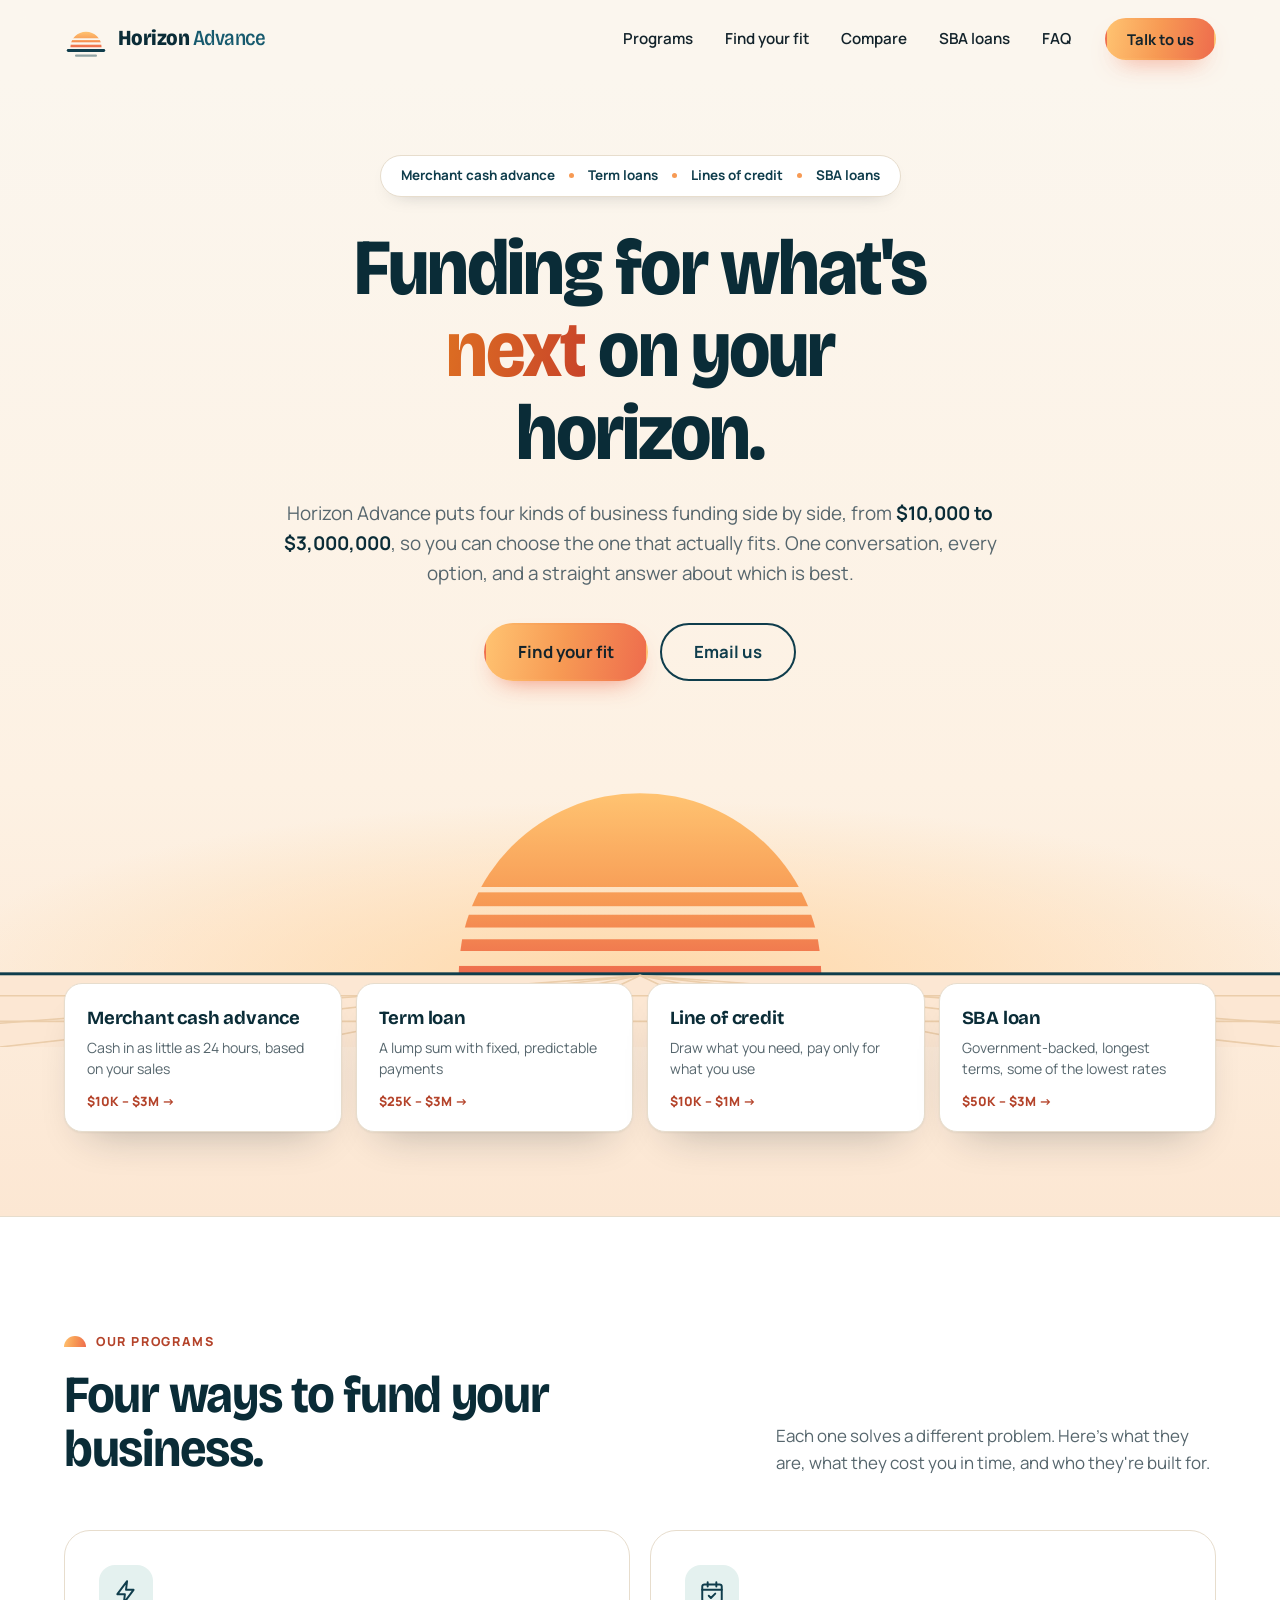
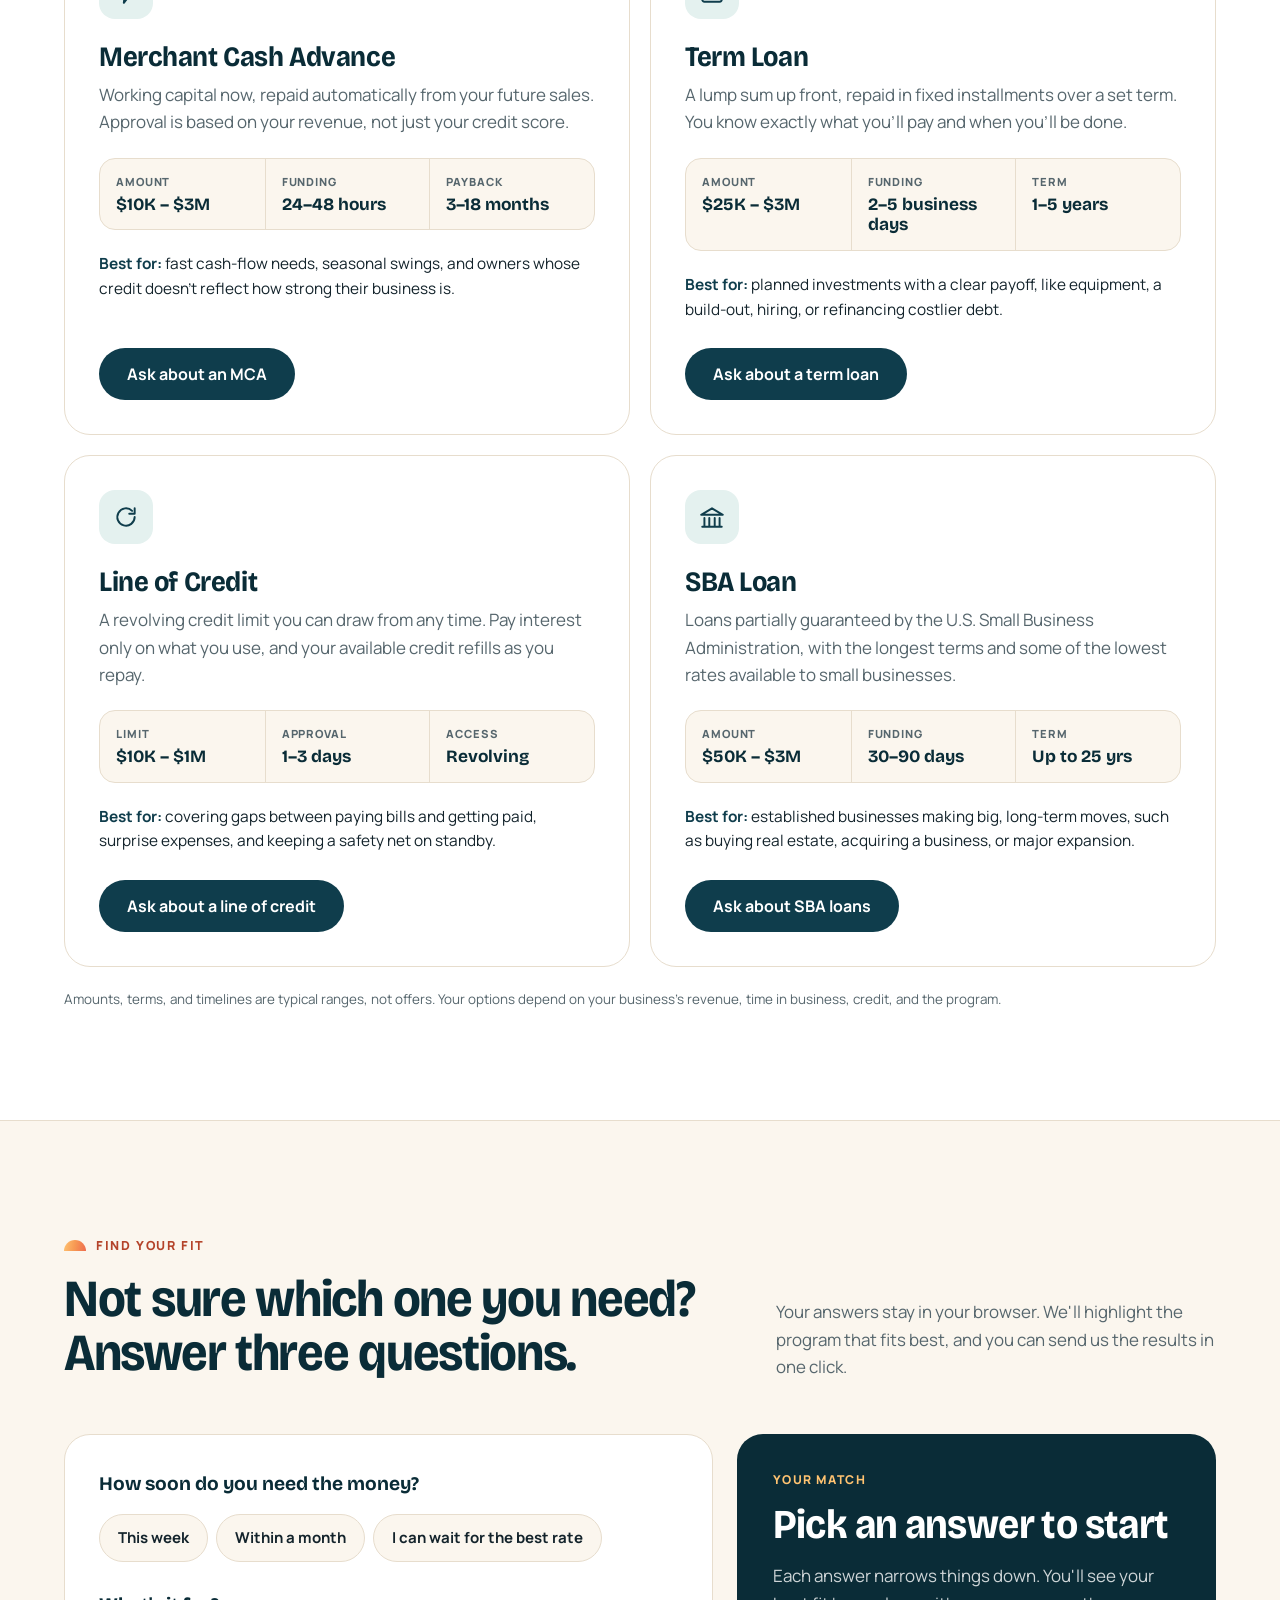
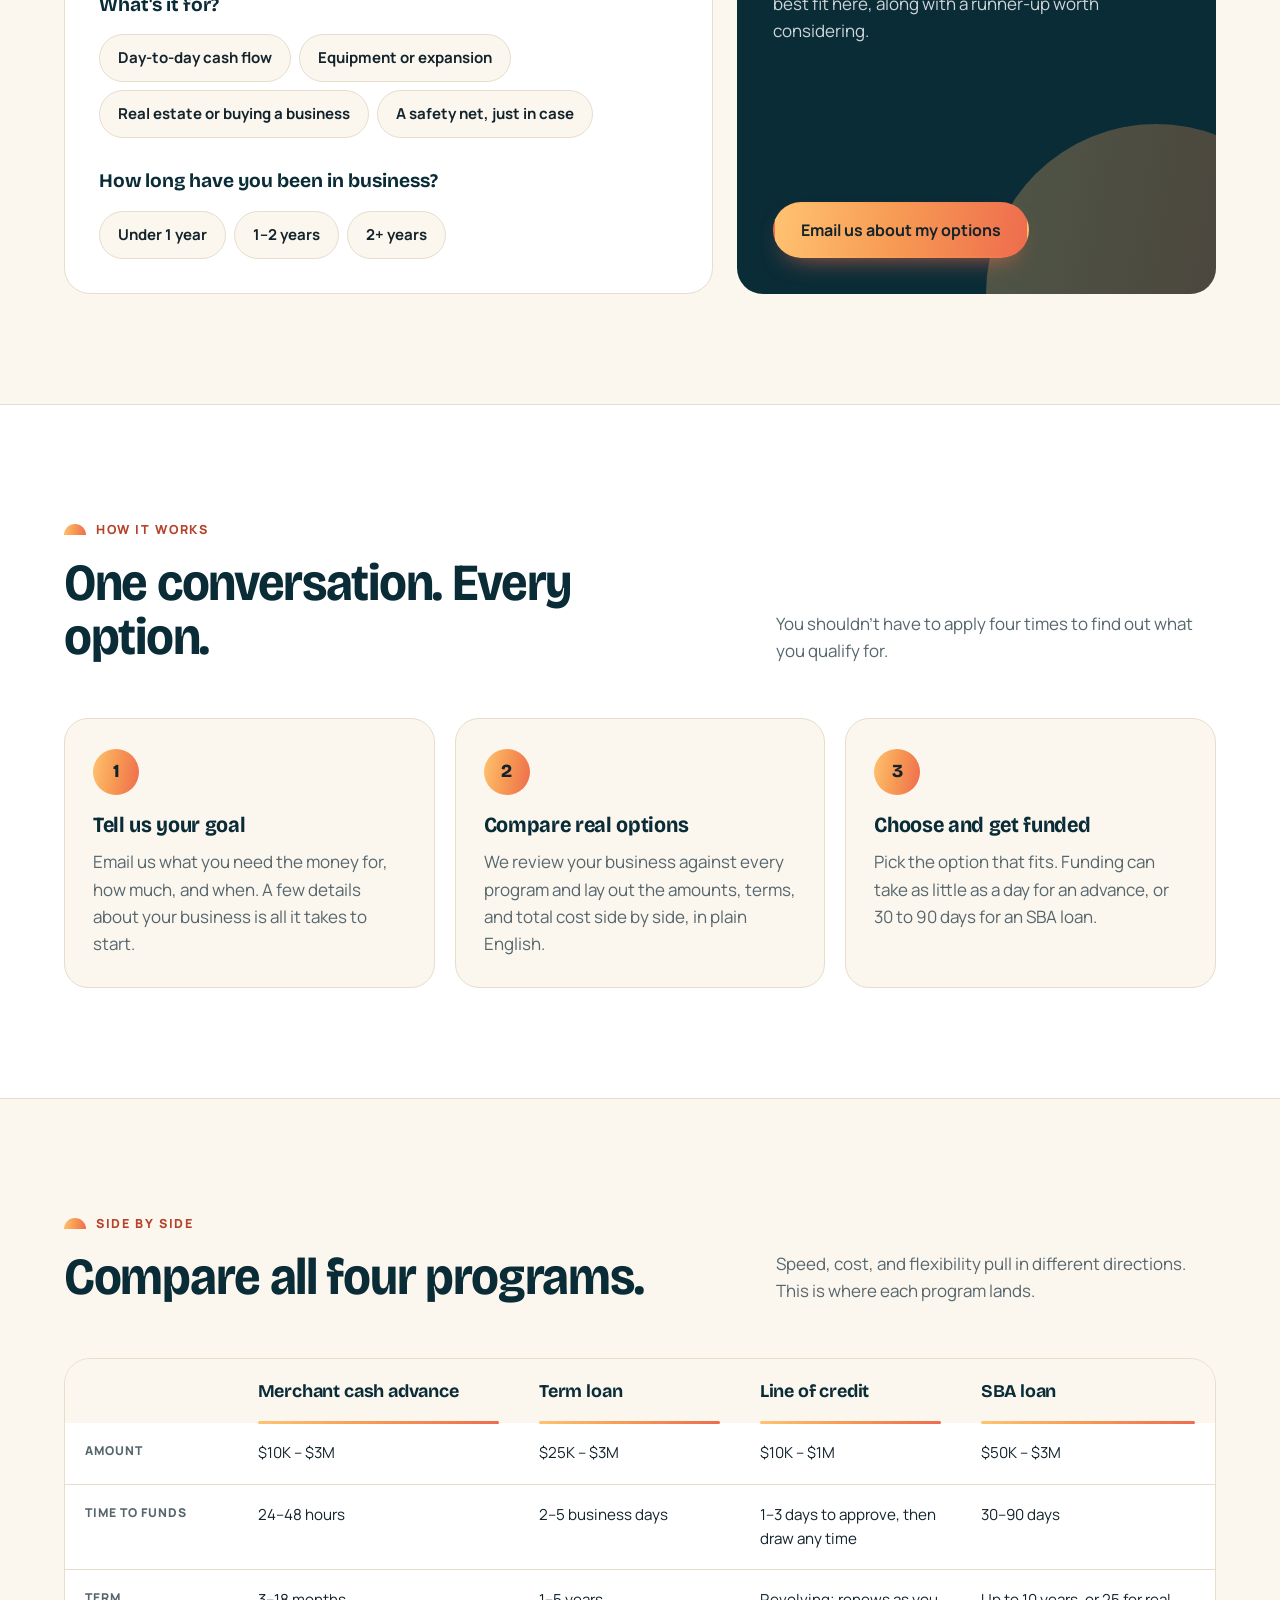
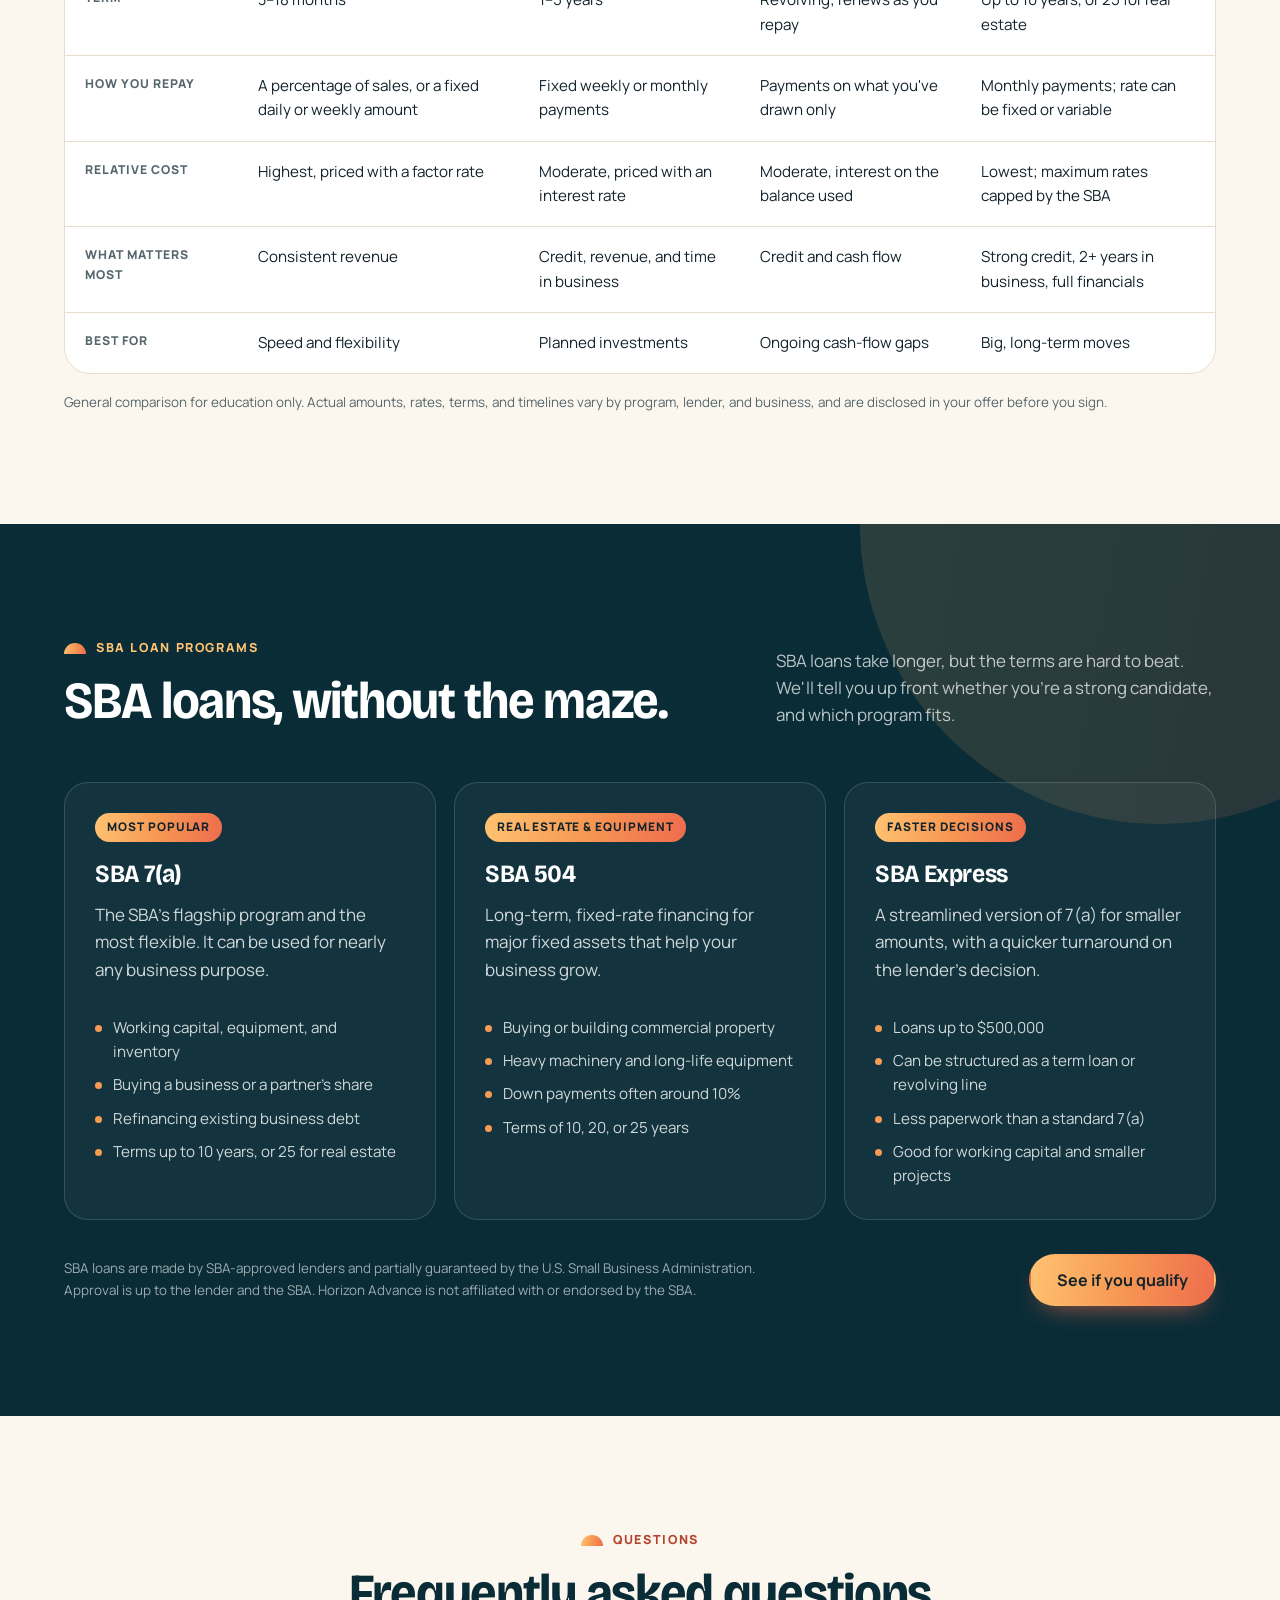
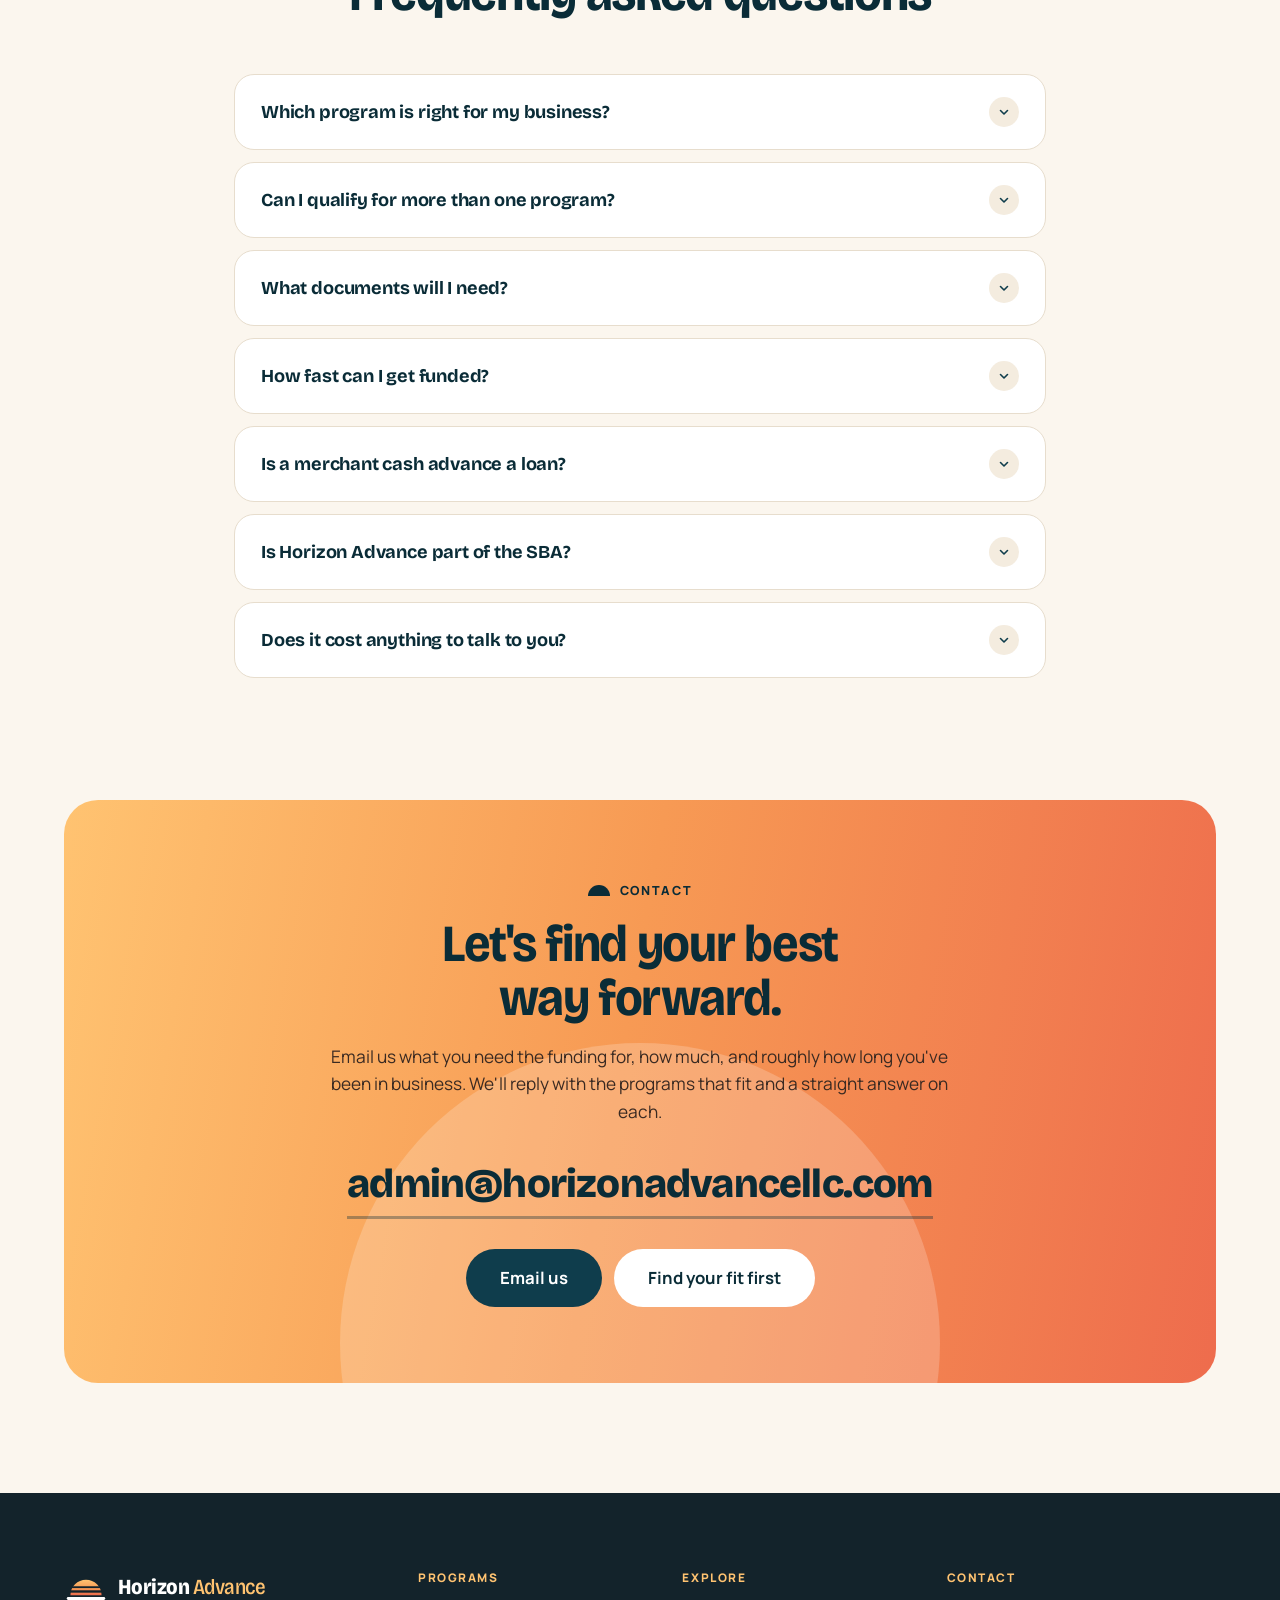
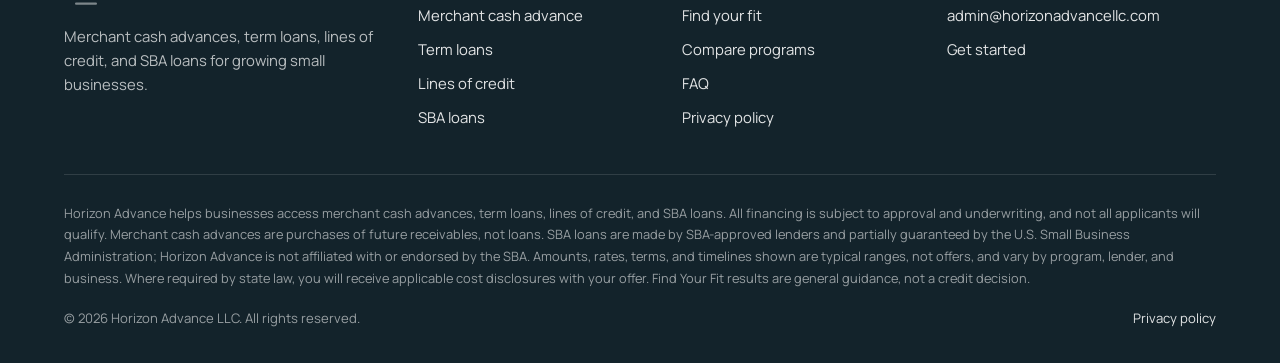
<file: index.html>
<!doctype html>
<html lang="en">
<head>
  <meta charset="utf-8">
  <meta name="viewport" content="width=device-width, initial-scale=1">
  <title>Horizon Advance | MCA, Term Loans, Lines of Credit &amp; SBA Loans</title>
  <meta name="description" content="Horizon Advance helps small businesses compare merchant cash advances, term loans, lines of credit, and SBA loans from $10,000 to $3,000,000, and choose the one that fits.">
  <meta name="theme-color" content="#0F3D4C">
  <meta property="og:type" content="website">
  <meta property="og:title" content="Horizon Advance | Funding for what's next">
  <meta property="og:description" content="Merchant cash advances, term loans, lines of credit, and SBA loans. $10K to $3M.">
  <meta property="og:url" content="https://horizonadvancellc.com/">
  <meta property="og:site_name" content="Horizon Advance">
  <meta property="og:image" content="https://horizonadvancellc.com/brand/logo-avatar.png">
  <meta property="og:image:width" content="1024">
  <meta property="og:image:height" content="1024">
  <meta property="og:image:alt" content="Horizon Advance logo: a striped sun rising over the horizon">
  <meta name="twitter:card" content="summary">
  <link rel="canonical" href="https://horizonadvancellc.com/">
  <link rel="icon" type="image/png" href="brand/logo-mark.png">
  <link rel="apple-touch-icon" href="brand/logo-avatar.png">
  <link rel="icon" href="data:image/svg+xml,%3Csvg xmlns='http://www.w3.org/2000/svg' viewBox='0 0 48 48'%3E%3Cdefs%3E%3ClinearGradient id='g' x1='0' y1='0' x2='0' y2='1'%3E%3Cstop offset='0' stop-color='%23FFC371'/%3E%3Cstop offset='1' stop-color='%23EE6C4D'/%3E%3C/linearGradient%3E%3Cmask id='m'%3E%3Crect width='48' height='48' fill='%23fff'/%3E%3Crect y='23.2' width='48' height='2' fill='%23000'/%3E%3Crect y='27.6' width='48' height='2.6' fill='%23000'/%3E%3C/mask%3E%3C/defs%3E%3Cpath d='M7 33a17 17 0 0 1 34 0z' fill='url(%23g)' mask='url(%23m)'/%3E%3Crect x='3' y='35' width='42' height='3.2' rx='1.6' fill='%230F3D4C'/%3E%3Crect x='12' y='41' width='24' height='2.4' rx='1.2' fill='%230F3D4C' opacity='.45'/%3E%3C/svg%3E">
  <link rel="preconnect" href="https://fonts.googleapis.com">
  <link rel="preconnect" href="https://fonts.gstatic.com" crossorigin>
  <link href="https://fonts.googleapis.com/css2?family=Bricolage+Grotesque:opsz,wdth,wght@12..96,75..100,400..800&family=Manrope:wght@400..800&display=swap" rel="stylesheet">
  <link rel="stylesheet" href="styles.css">
  <script type="application/ld+json">
  {"@context":"https://schema.org","@type":"FinancialService","name":"Horizon Advance","url":"https://horizonadvancellc.com/","email":"admin@horizonadvancellc.com","description":"Merchant cash advances, term loans, lines of credit, and SBA loans from $10,000 to $3,000,000 for U.S. small businesses.","areaServed":"US"}
  </script>
</head>
<body>
<a class="skip" href="#main">Skip to content</a>

<!-- Logo mark (sun rising over the horizon), reused below with <use> -->
<svg width="0" height="0" style="position:absolute" aria-hidden="true" focusable="false">
  <defs>
    <linearGradient id="hzSun" x1="0" y1="0" x2="0" y2="1">
      <stop offset="0" stop-color="#FFC371"/><stop offset=".55" stop-color="#F79A54"/><stop offset="1" stop-color="#EE6C4D"/>
    </linearGradient>
    <mask id="hzStripes" maskUnits="userSpaceOnUse" x="0" y="0" width="48" height="48">
      <rect width="48" height="48" fill="#fff"/><rect y="23.2" width="48" height="2" fill="#000"/><rect y="27.6" width="48" height="2.6" fill="#000"/>
    </mask>
    <symbol id="hz-mark" viewBox="0 0 48 48">
      <path d="M7 33a17 17 0 0 1 34 0z" fill="url(#hzSun)" mask="url(#hzStripes)"/>
      <rect x="3" y="35" width="42" height="3.2" rx="1.6" fill="currentColor"/>
      <rect x="12" y="41" width="24" height="2.4" rx="1.2" fill="currentColor" opacity=".45"/>
    </symbol>
  </defs>
</svg>

<header class="header">
  <div class="wrap header__inner">
    <a class="logo" href="index.html" aria-label="Horizon Advance home">
      <svg aria-hidden="true"><use href="#hz-mark"/></svg>
      <span class="logo__word">Horizon <span>Advance</span></span>
    </a>
    <nav class="nav" id="nav" aria-label="Primary">
      <a href="#programs">Programs</a>
      <a href="#match">Find your fit</a>
      <a href="#compare">Compare</a>
      <a href="#sba">SBA loans</a>
      <a href="#faq">FAQ</a>
      <a class="nav__contact" href="#contact">Talk to us</a>
    </nav>
    <div class="header__cta">
      <a class="btn btn--sun btn--sm" href="#contact">Talk to us</a>
      <button class="menu-btn" type="button" aria-expanded="false" aria-controls="nav" aria-label="Open menu"><span></span><span></span></button>
    </div>
  </div>
</header>

<main id="main">

  <!-- HERO -->
  <section class="hero">
    <div class="wrap">
      <p class="hero__pill"><span>Merchant cash advance</span><span>Term loans</span><span>Lines of credit</span><span>SBA loans</span></p>
      <h1>Funding for what's <em>next</em> on your horizon.</h1>
      <p class="hero__sub">Horizon Advance puts four kinds of business funding side by side, from <strong>$10,000 to $3,000,000</strong>, so you can choose the one that actually fits. One conversation, every option, and a straight answer about which is best.</p>
      <div class="hero__actions">
        <a class="btn btn--sun btn--lg" href="#match">Find your fit</a>
        <a class="btn btn--line btn--lg" href="mailto:admin@horizonadvancellc.com?subject=Funding%20inquiry" data-mail>Email us</a>
      </div>
    </div>

    <div class="hero__scene">
      <svg viewBox="0 0 1200 300" preserveAspectRatio="xMidYMax slice" aria-hidden="true">
        <defs>
          <linearGradient id="sceneSun" x1="0" y1="0" x2="0" y2="1">
            <stop offset="0" stop-color="#FFC371"/><stop offset=".6" stop-color="#F79A54"/><stop offset="1" stop-color="#EE6C4D"/>
          </linearGradient>
          <radialGradient id="sceneGlow" cx="50%" cy="78%" r="55%">
            <stop offset="0" stop-color="#FFD7A6" stop-opacity=".95"/><stop offset="1" stop-color="#FFD7A6" stop-opacity="0"/>
          </radialGradient>
          <mask id="sceneStripes" maskUnits="userSpaceOnUse" x="0" y="0" width="1200" height="300">
            <rect width="1200" height="300" fill="#fff"/>
            <rect y="150" width="1200" height="5" fill="#000"/><rect y="168" width="1200" height="8" fill="#000"/>
            <rect y="188" width="1200" height="11" fill="#000"/><rect y="210" width="1200" height="14" fill="#000"/>
          </mask>
        </defs>
        <rect width="1200" height="300" fill="url(#sceneGlow)"/>
        <path d="M430 232a170 170 0 0 1 340 0z" fill="url(#sceneSun)" mask="url(#sceneStripes)"/>
        <rect y="230" width="1200" height="3" fill="#0F3D4C"/>
        <rect y="233" width="1200" height="67" fill="#FCE7D3"/>
        <g stroke="#EBCDAA" stroke-width="1.5" fill="none">
          <path d="M600 233L-300 300M600 233L0 300M600 233L260 300M600 233L460 300M600 233L740 300M600 233L940 300M600 233L1200 300M600 233L1500 300"/>
          <path d="M0 252H1200M0 276H1200"/>
        </g>
      </svg>
    </div>

    <div class="wrap">
      <nav class="quick" aria-label="Funding programs">
        <a href="#prog-mca"><strong>Merchant cash advance</strong><span>Cash in as little as 24 hours, based on your sales</span><em>$10K – $3M &rarr;</em></a>
        <a href="#prog-term"><strong>Term loan</strong><span>A lump sum with fixed, predictable payments</span><em>$25K – $3M &rarr;</em></a>
        <a href="#prog-loc"><strong>Line of credit</strong><span>Draw what you need, pay only for what you use</span><em>$10K – $1M &rarr;</em></a>
        <a href="#prog-sba"><strong>SBA loan</strong><span>Government-backed, longest terms, some of the lowest rates</span><em>$50K – $3M &rarr;</em></a>
      </nav>
    </div>
  </section>

  <!-- PROGRAMS -->
  <section class="section section--white" id="programs">
    <div class="wrap">
      <div class="section__head">
        <div>
          <p class="kicker">Our programs</p>
          <h2>Four ways to fund your business.</h2>
        </div>
        <p>Each one solves a different problem. Here's what they are, what they cost you in time, and who they're built for.</p>
      </div>

      <div class="programs">
        <article class="program" id="prog-mca" data-program="mca">
          <span class="program__badge">Your best fit</span>
          <div class="program__icon"><svg viewBox="0 0 24 24" aria-hidden="true"><path d="M13 2L4 14h7l-1 8 9-12h-7l1-8z"/></svg></div>
          <h3>Merchant Cash Advance</h3>
          <p class="program__tag">Working capital now, repaid automatically from your future sales. Approval is based on your revenue, not just your credit score.</p>
          <dl class="facts">
            <div><dt>Amount</dt><dd>$10K – $3M</dd></div>
            <div><dt>Funding</dt><dd>24–48 hours</dd></div>
            <div><dt>Payback</dt><dd>3–18 months</dd></div>
          </dl>
          <p class="program__best"><strong>Best for:</strong> fast cash-flow needs, seasonal swings, and owners whose credit doesn't reflect how strong their business is.</p>
          <a class="btn btn--deep" href="mailto:admin@horizonadvancellc.com?subject=Merchant%20cash%20advance" data-mail="Merchant cash advance">Ask about an MCA</a>
        </article>

        <article class="program" id="prog-term" data-program="term">
          <span class="program__badge">Your best fit</span>
          <div class="program__icon"><svg viewBox="0 0 24 24" aria-hidden="true"><rect x="3" y="5" width="18" height="16" rx="2"/><path d="M3 10h18M8 3v4M16 3v4M9 15.5l2 2 4-4"/></svg></div>
          <h3>Term Loan</h3>
          <p class="program__tag">A lump sum up front, repaid in fixed installments over a set term. You know exactly what you'll pay and when you'll be done.</p>
          <dl class="facts">
            <div><dt>Amount</dt><dd>$25K – $3M</dd></div>
            <div><dt>Funding</dt><dd>2–5 business days</dd></div>
            <div><dt>Term</dt><dd>1–5 years</dd></div>
          </dl>
          <p class="program__best"><strong>Best for:</strong> planned investments with a clear payoff, like equipment, a build-out, hiring, or refinancing costlier debt.</p>
          <a class="btn btn--deep" href="mailto:admin@horizonadvancellc.com?subject=Term%20loan" data-mail="Term loan">Ask about a term loan</a>
        </article>

        <article class="program" id="prog-loc" data-program="loc">
          <span class="program__badge">Your best fit</span>
          <div class="program__icon"><svg viewBox="0 0 24 24" aria-hidden="true"><path d="M20 12a8 8 0 1 1-2.34-5.66"/><path d="M20 4v5h-5"/></svg></div>
          <h3>Line of Credit</h3>
          <p class="program__tag">A revolving credit limit you can draw from any time. Pay interest only on what you use, and your available credit refills as you repay.</p>
          <dl class="facts">
            <div><dt>Limit</dt><dd>$10K – $1M</dd></div>
            <div><dt>Approval</dt><dd>1–3 days</dd></div>
            <div><dt>Access</dt><dd>Revolving</dd></div>
          </dl>
          <p class="program__best"><strong>Best for:</strong> covering gaps between paying bills and getting paid, surprise expenses, and keeping a safety net on standby.</p>
          <a class="btn btn--deep" href="mailto:admin@horizonadvancellc.com?subject=Line%20of%20credit" data-mail="Line of credit">Ask about a line of credit</a>
        </article>

        <article class="program" id="prog-sba" data-program="sba">
          <span class="program__badge">Your best fit</span>
          <div class="program__icon"><svg viewBox="0 0 24 24" aria-hidden="true"><path d="M2 10L12 4l10 6z"/><path d="M3 21h18M5 21v-8M9.5 21v-8M14.5 21v-8M19 21v-8"/></svg></div>
          <h3>SBA Loan</h3>
          <p class="program__tag">Loans partially guaranteed by the U.S. Small Business Administration, with the longest terms and some of the lowest rates available to small businesses.</p>
          <dl class="facts">
            <div><dt>Amount</dt><dd>$50K – $3M</dd></div>
            <div><dt>Funding</dt><dd>30–90 days</dd></div>
            <div><dt>Term</dt><dd>Up to 25 yrs</dd></div>
          </dl>
          <p class="program__best"><strong>Best for:</strong> established businesses making big, long-term moves, such as buying real estate, acquiring a business, or major expansion.</p>
          <a class="btn btn--deep" href="mailto:admin@horizonadvancellc.com?subject=SBA%20loan" data-mail="SBA loan">Ask about SBA loans</a>
        </article>
      </div>
      <p class="programs__note">Amounts, terms, and timelines are typical ranges, not offers. Your options depend on your business's revenue, time in business, credit, and the program.</p>
    </div>
  </section>

  <!-- MATCHER -->
  <section class="section" id="match">
    <div class="wrap">
      <div class="section__head">
        <div>
          <p class="kicker">Find your fit</p>
          <h2>Not sure which one you need? Answer three questions.</h2>
        </div>
        <p>Your answers stay in your browser. We'll highlight the program that fits best, and you can send us the results in one click.</p>
      </div>

      <div class="match">
        <form class="match__q" id="matcher" onsubmit="return false">
          <fieldset class="q">
            <legend>How soon do you need the money?</legend>
            <div class="seg">
              <label><input type="radio" name="speed" value="asap"><span>This week</span></label>
              <label><input type="radio" name="speed" value="month"><span>Within a month</span></label>
              <label><input type="radio" name="speed" value="wait"><span>I can wait for the best rate</span></label>
            </div>
          </fieldset>
          <fieldset class="q">
            <legend>What's it for?</legend>
            <div class="seg">
              <label><input type="radio" name="use" value="cash"><span>Day-to-day cash flow</span></label>
              <label><input type="radio" name="use" value="equip"><span>Equipment or expansion</span></label>
              <label><input type="radio" name="use" value="big"><span>Real estate or buying a business</span></label>
              <label><input type="radio" name="use" value="safety"><span>A safety net, just in case</span></label>
            </div>
          </fieldset>
          <fieldset class="q">
            <legend>How long have you been in business?</legend>
            <div class="seg">
              <label><input type="radio" name="tib" value="new"><span>Under 1 year</span></label>
              <label><input type="radio" name="tib" value="mid"><span>1–2 years</span></label>
              <label><input type="radio" name="tib" value="est"><span>2+ years</span></label>
            </div>
          </fieldset>
        </form>

        <div class="match__result">
          <div aria-live="polite" aria-atomic="true">
            <p class="match__label" id="matchLabel">Your match</p>
            <h3 id="matchName">Pick an answer to start</h3>
            <p id="matchWhy">Each answer narrows things down. You'll see your best fit here, along with a runner-up worth considering.</p>
            <p class="match__runner" id="matchRunner" hidden>Also worth a look: <strong id="matchRunnerName"></strong></p>
          </div>
          <a class="btn btn--sun" id="matchCta" href="mailto:admin@horizonadvancellc.com?subject=Funding%20inquiry" data-mail>Email us about my options</a>
          <button type="button" class="match__reset" id="matchReset" hidden>Start over</button>
        </div>
      </div>
    </div>
  </section>

  <!-- HOW IT WORKS -->
  <section class="section section--white" id="how">
    <div class="wrap">
      <div class="section__head">
        <div>
          <p class="kicker">How it works</p>
          <h2>One conversation. Every option.</h2>
        </div>
        <p>You shouldn't have to apply four times to find out what you qualify for.</p>
      </div>
      <ol class="steps">
        <li><h3>Tell us your goal</h3><p>Email us what you need the money for, how much, and when. A few details about your business is all it takes to start.</p></li>
        <li><h3>Compare real options</h3><p>We review your business against every program and lay out the amounts, terms, and total cost side by side, in plain English.</p></li>
        <li><h3>Choose and get funded</h3><p>Pick the option that fits. Funding can take as little as a day for an advance, or 30 to 90 days for an SBA loan.</p></li>
      </ol>
    </div>
  </section>

  <!-- COMPARE -->
  <section class="section" id="compare">
    <div class="wrap">
      <div class="section__head">
        <div>
          <p class="kicker">Side by side</p>
          <h2>Compare all four programs.</h2>
        </div>
        <p>Speed, cost, and flexibility pull in different directions. This is where each program lands.</p>
      </div>
      <div class="table-wrap" tabindex="0" role="region" aria-label="Program comparison table">
        <table class="compare">
          <thead>
            <tr><th scope="col"><span class="sr-only">Feature</span></th><th scope="col">Merchant cash advance</th><th scope="col">Term loan</th><th scope="col">Line of credit</th><th scope="col">SBA loan</th></tr>
          </thead>
          <tbody>
            <tr><th scope="row">Amount</th><td>$10K – $3M</td><td>$25K – $3M</td><td>$10K – $1M</td><td>$50K – $3M</td></tr>
            <tr><th scope="row">Time to funds</th><td>24–48 hours</td><td>2–5 business days</td><td>1–3 days to approve, then draw any time</td><td>30–90 days</td></tr>
            <tr><th scope="row">Term</th><td>3–18 months</td><td>1–5 years</td><td>Revolving; renews as you repay</td><td>Up to 10 years, or 25 for real estate</td></tr>
            <tr><th scope="row">How you repay</th><td>A percentage of sales, or a fixed daily or weekly amount</td><td>Fixed weekly or monthly payments</td><td>Payments on what you've drawn only</td><td>Monthly payments; rate can be fixed or variable</td></tr>
            <tr><th scope="row">Relative cost</th><td>Highest, priced with a factor rate</td><td>Moderate, priced with an interest rate</td><td>Moderate, interest on the balance used</td><td>Lowest; maximum rates capped by the SBA</td></tr>
            <tr><th scope="row">What matters most</th><td>Consistent revenue</td><td>Credit, revenue, and time in business</td><td>Credit and cash flow</td><td>Strong credit, 2+ years in business, full financials</td></tr>
            <tr><th scope="row">Best for</th><td>Speed and flexibility</td><td>Planned investments</td><td>Ongoing cash-flow gaps</td><td>Big, long-term moves</td></tr>
          </tbody>
        </table>
      </div>
      <p class="compare-note">General comparison for education only. Actual amounts, rates, terms, and timelines vary by program, lender, and business, and are disclosed in your offer before you sign.</p>
    </div>
  </section>

  <!-- SBA -->
  <section class="section sba" id="sba">
    <div class="wrap">
      <div class="section__head">
        <div>
          <p class="kicker">SBA loan programs</p>
          <h2>SBA loans, without the maze.</h2>
        </div>
        <p>SBA loans take longer, but the terms are hard to beat. We'll tell you up front whether you're a strong candidate, and which program fits.</p>
      </div>
      <div class="sba__grid">
        <article class="sba-card">
          <span class="sba-card__tag">Most popular</span>
          <h3>SBA 7(a)</h3>
          <p>The SBA's flagship program and the most flexible. It can be used for nearly any business purpose.</p>
          <ul>
            <li>Working capital, equipment, and inventory</li>
            <li>Buying a business or a partner's share</li>
            <li>Refinancing existing business debt</li>
            <li>Terms up to 10 years, or 25 for real estate</li>
          </ul>
        </article>
        <article class="sba-card">
          <span class="sba-card__tag">Real estate &amp; equipment</span>
          <h3>SBA 504</h3>
          <p>Long-term, fixed-rate financing for major fixed assets that help your business grow.</p>
          <ul>
            <li>Buying or building commercial property</li>
            <li>Heavy machinery and long-life equipment</li>
            <li>Down payments often around 10%</li>
            <li>Terms of 10, 20, or 25 years</li>
          </ul>
        </article>
        <article class="sba-card">
          <span class="sba-card__tag">Faster decisions</span>
          <h3>SBA Express</h3>
          <p>A streamlined version of 7(a) for smaller amounts, with a quicker turnaround on the lender's decision.</p>
          <ul>
            <li>Loans up to $500,000</li>
            <li>Can be structured as a term loan or revolving line</li>
            <li>Less paperwork than a standard 7(a)</li>
            <li>Good for working capital and smaller projects</li>
          </ul>
        </article>
      </div>
      <div class="sba__foot">
        <p class="sba__note">SBA loans are made by SBA-approved lenders and partially guaranteed by the U.S. Small Business Administration. Approval is up to the lender and the SBA. Horizon Advance is not affiliated with or endorsed by the SBA.</p>
        <a class="btn btn--sun" href="mailto:admin@horizonadvancellc.com?subject=SBA%20loan" data-mail="SBA loan">See if you qualify</a>
      </div>
    </div>
  </section>

  <!-- FAQ -->
  <section class="section" id="faq">
    <div class="wrap faq">
      <div class="section__head">
        <div>
          <p class="kicker">Questions</p>
          <h2>Frequently asked questions</h2>
        </div>
      </div>
      <details>
        <summary>Which program is right for my business?</summary>
        <p>A quick rule of thumb: if you need money this week, look at a merchant cash advance. If you have a specific project with a clear payoff, consider a term loan. For ongoing cash-flow gaps, a line of credit works best. For big, long-term moves where you can wait, an SBA loan. Try the <a href="#match">Find Your Fit</a> tool, or just email us and we'll tell you.</p>
      </details>
      <details>
        <summary>Can I qualify for more than one program?</summary>
        <p>Often, yes. Many businesses qualify for two or three options at once. We'll lay them out side by side so you can compare the real cost and payments before you choose.</p>
      </details>
      <details>
        <summary>What documents will I need?</summary>
        <p>For a merchant cash advance or line of credit, usually three to six months of business bank statements and a photo ID. Term loans and SBA loans typically also need business tax returns and financial statements. SBA loans may ask for a debt schedule and a short business plan.</p>
      </details>
      <details>
        <summary>How fast can I get funded?</summary>
        <p>A merchant cash advance can fund in as little as 24 to 48 hours. Term loans usually take a few business days, and lines of credit are often approved in one to three days. SBA loans are the slowest at roughly 30 to 90 days, but they offer the longest terms and some of the lowest rates.</p>
      </details>
      <details>
        <summary>Is a merchant cash advance a loan?</summary>
        <p>No. A merchant cash advance is a purchase of a portion of your future receivables, priced with a factor rate instead of an interest rate. You'll see the total amount to be repaid before you sign.</p>
      </details>
      <details>
        <summary>Is Horizon Advance part of the SBA?</summary>
        <p>No. SBA loans are made by SBA-approved lenders and partially guaranteed by the U.S. Small Business Administration. Horizon Advance is not affiliated with or endorsed by the SBA. We help you understand the programs and pursue the right one.</p>
      </details>
      <details>
        <summary>Does it cost anything to talk to you?</summary>
        <p>No. Reaching out and reviewing your options is free, and there's no obligation to accept any offer.</p>
      </details>
    </div>
  </section>

  <!-- CONTACT -->
  <section class="contact" id="contact">
    <div class="wrap">
      <div class="contact__box">
        <p class="kicker">Contact</p>
        <h2>Let's find your best way forward.</h2>
        <p>Email us what you need the funding for, how much, and roughly how long you've been in business. We'll reply with the programs that fit and a straight answer on each.</p>
        <a class="contact__email" href="mailto:admin@horizonadvancellc.com">admin@horizonadvancellc.com</a>
        <div class="contact__actions">
          <a class="btn btn--deep btn--lg" href="mailto:admin@horizonadvancellc.com?subject=Funding%20inquiry" data-mail>Email us</a>
          <a class="btn btn--white btn--lg" href="#match">Find your fit first</a>
        </div>
      </div>
    </div>
  </section>
</main>

<footer class="footer">
  <div class="wrap">
    <div class="footer__grid">
      <div>
        <a class="logo" href="index.html" aria-label="Horizon Advance home">
          <svg aria-hidden="true"><use href="#hz-mark"/></svg>
          <span class="logo__word">Horizon <span>Advance</span></span>
        </a>
        <p class="footer__blurb">Merchant cash advances, term loans, lines of credit, and SBA loans for growing small businesses.</p>
      </div>
      <div>
        <h3>Programs</h3>
        <ul>
          <li><a href="#prog-mca">Merchant cash advance</a></li>
          <li><a href="#prog-term">Term loans</a></li>
          <li><a href="#prog-loc">Lines of credit</a></li>
          <li><a href="#sba">SBA loans</a></li>
        </ul>
      </div>
      <div>
        <h3>Explore</h3>
        <ul>
          <li><a href="#match">Find your fit</a></li>
          <li><a href="#compare">Compare programs</a></li>
          <li><a href="#faq">FAQ</a></li>
          <li><a href="privacy.html">Privacy policy</a></li>
        </ul>
      </div>
      <div>
        <h3>Contact</h3>
        <ul>
          <li><a href="mailto:admin@horizonadvancellc.com">admin@horizonadvancellc.com</a></li>
          <li><a href="#contact">Get started</a></li>
        </ul>
      </div>
    </div>
    <div class="footer__legal">
      <p>Horizon Advance helps businesses access merchant cash advances, term loans, lines of credit, and SBA loans. All financing is subject to approval and underwriting, and not all applicants will qualify. Merchant cash advances are purchases of future receivables, not loans. SBA loans are made by SBA-approved lenders and partially guaranteed by the U.S. Small Business Administration; Horizon Advance is not affiliated with or endorsed by the SBA. Amounts, rates, terms, and timelines shown are typical ranges, not offers, and vary by program, lender, and business. Where required by state law, you will receive applicable cost disclosures with your offer. Find Your Fit results are general guidance, not a credit decision.</p>
    </div>
    <div class="footer__bottom">
      <span>&copy; <span data-year>2026</span> Horizon Advance LLC. All rights reserved.</span>
      <a href="privacy.html">Privacy policy</a>
    </div>
  </div>
</footer>

<script src="main.js" defer></script>
</body>
</html>
</file>
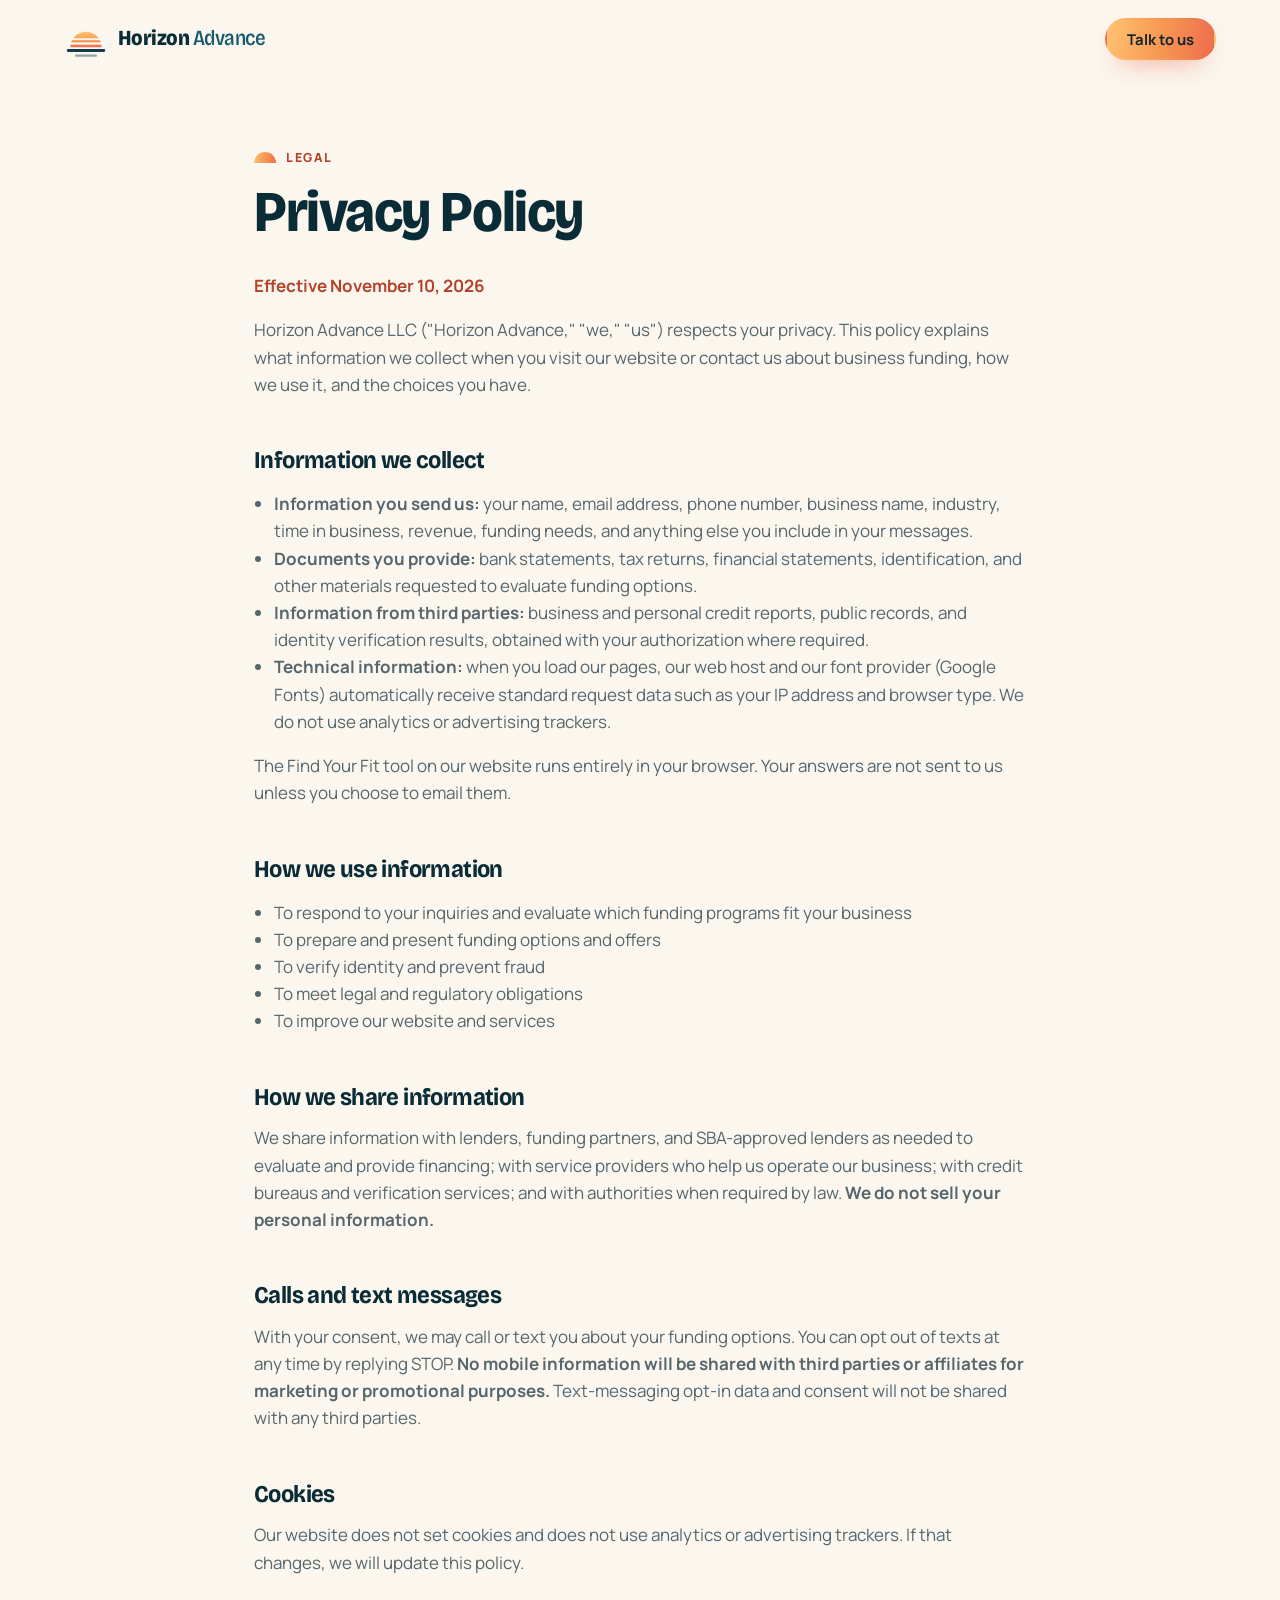
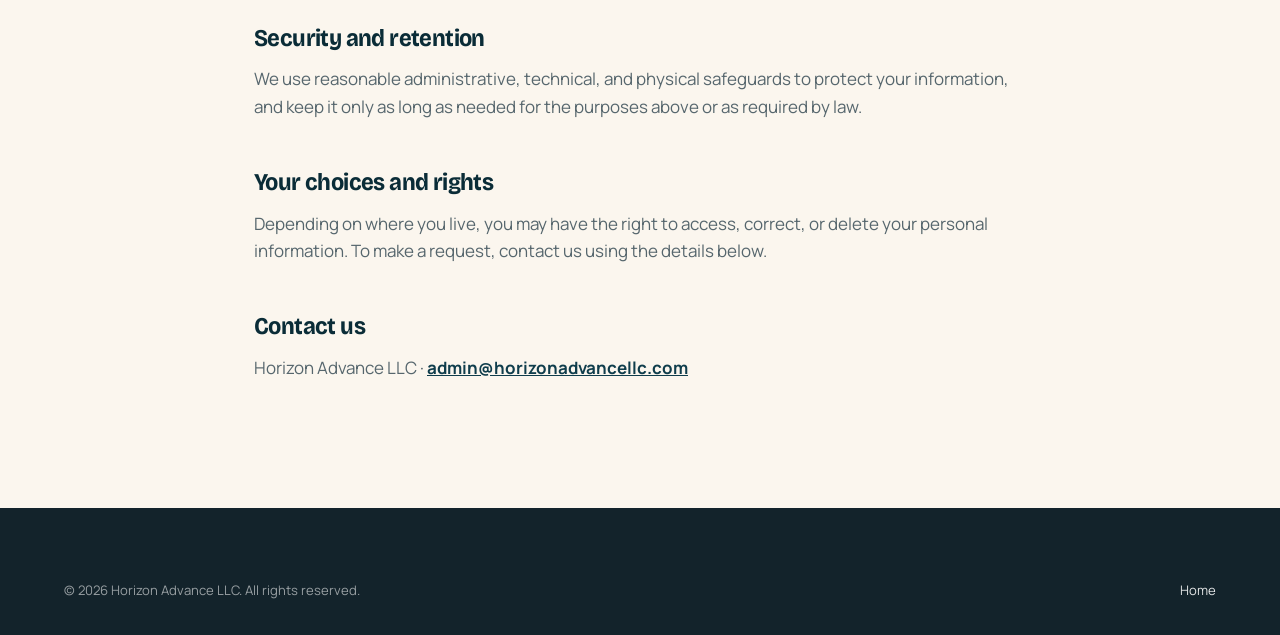
<file: privacy.html>
<!doctype html>
<html lang="en">
<head>
  <meta charset="utf-8">
  <meta name="viewport" content="width=device-width, initial-scale=1">
  <title>Privacy Policy | Horizon Advance</title>
  <meta name="robots" content="noindex">
  <meta name="theme-color" content="#0F3D4C">
  <link rel="icon" type="image/png" href="brand/logo-mark.png">
  <link rel="apple-touch-icon" href="brand/logo-avatar.png">
  <link rel="icon" href="data:image/svg+xml,%3Csvg xmlns='http://www.w3.org/2000/svg' viewBox='0 0 48 48'%3E%3Cdefs%3E%3ClinearGradient id='g' x1='0' y1='0' x2='0' y2='1'%3E%3Cstop offset='0' stop-color='%23FFC371'/%3E%3Cstop offset='1' stop-color='%23EE6C4D'/%3E%3C/linearGradient%3E%3Cmask id='m'%3E%3Crect width='48' height='48' fill='%23fff'/%3E%3Crect y='23.2' width='48' height='2' fill='%23000'/%3E%3Crect y='27.6' width='48' height='2.6' fill='%23000'/%3E%3C/mask%3E%3C/defs%3E%3Cpath d='M7 33a17 17 0 0 1 34 0z' fill='url(%23g)' mask='url(%23m)'/%3E%3Crect x='3' y='35' width='42' height='3.2' rx='1.6' fill='%230F3D4C'/%3E%3Crect x='12' y='41' width='24' height='2.4' rx='1.2' fill='%230F3D4C' opacity='.45'/%3E%3C/svg%3E">
  <link rel="preconnect" href="https://fonts.googleapis.com">
  <link rel="preconnect" href="https://fonts.gstatic.com" crossorigin>
  <link href="https://fonts.googleapis.com/css2?family=Bricolage+Grotesque:opsz,wdth,wght@12..96,75..100,400..800&family=Manrope:wght@400..800&display=swap" rel="stylesheet">
  <link rel="stylesheet" href="styles.css">
</head>
<body>
<svg width="0" height="0" style="position:absolute" aria-hidden="true" focusable="false">
  <defs>
    <linearGradient id="hzSun" x1="0" y1="0" x2="0" y2="1">
      <stop offset="0" stop-color="#FFC371"/><stop offset=".55" stop-color="#F79A54"/><stop offset="1" stop-color="#EE6C4D"/>
    </linearGradient>
    <mask id="hzStripes" maskUnits="userSpaceOnUse" x="0" y="0" width="48" height="48">
      <rect width="48" height="48" fill="#fff"/><rect y="23.2" width="48" height="2" fill="#000"/><rect y="27.6" width="48" height="2.6" fill="#000"/>
    </mask>
    <symbol id="hz-mark" viewBox="0 0 48 48">
      <path d="M7 33a17 17 0 0 1 34 0z" fill="url(#hzSun)" mask="url(#hzStripes)"/>
      <rect x="3" y="35" width="42" height="3.2" rx="1.6" fill="currentColor"/>
      <rect x="12" y="41" width="24" height="2.4" rx="1.2" fill="currentColor" opacity=".45"/>
    </symbol>
  </defs>
</svg>

<header class="header">
  <div class="wrap header__inner">
    <a class="logo" href="index.html" aria-label="Horizon Advance home">
      <svg aria-hidden="true"><use href="#hz-mark"/></svg>
      <span class="logo__word">Horizon <span>Advance</span></span>
    </a>
    <div class="header__cta" style="margin-left:auto"><a class="btn btn--sun btn--sm" href="index.html#contact">Talk to us</a></div>
  </div>
</header>

<main class="legal">
  <div class="wrap">
    <p class="kicker">Legal</p>
    <h1>Privacy Policy</h1>
    <p class="updated">Effective November 10, 2026</p>

    <p>Horizon Advance LLC ("Horizon Advance," "we," "us") respects your privacy. This policy explains what information we collect when you visit our website or contact us about business funding, how we use it, and the choices you have.</p>

    <h2>Information we collect</h2>
    <ul>
      <li><strong>Information you send us:</strong> your name, email address, phone number, business name, industry, time in business, revenue, funding needs, and anything else you include in your messages.</li>
      <li><strong>Documents you provide:</strong> bank statements, tax returns, financial statements, identification, and other materials requested to evaluate funding options.</li>
      <li><strong>Information from third parties:</strong> business and personal credit reports, public records, and identity verification results, obtained with your authorization where required.</li>
      <li><strong>Technical information:</strong> when you load our pages, our web host and our font provider (Google Fonts) automatically receive standard request data such as your IP address and browser type. We do not use analytics or advertising trackers.</li>
    </ul>
    <p>The Find Your Fit tool on our website runs entirely in your browser. Your answers are not sent to us unless you choose to email them.</p>

    <h2>How we use information</h2>
    <ul>
      <li>To respond to your inquiries and evaluate which funding programs fit your business</li>
      <li>To prepare and present funding options and offers</li>
      <li>To verify identity and prevent fraud</li>
      <li>To meet legal and regulatory obligations</li>
      <li>To improve our website and services</li>
    </ul>

    <h2>How we share information</h2>
    <p>We share information with lenders, funding partners, and SBA-approved lenders as needed to evaluate and provide financing; with service providers who help us operate our business; with credit bureaus and verification services; and with authorities when required by law. <strong>We do not sell your personal information.</strong></p>

    <h2>Calls and text messages</h2>
    <p>With your consent, we may call or text you about your funding options. You can opt out of texts at any time by replying STOP. <strong>No mobile information will be shared with third parties or affiliates for marketing or promotional purposes.</strong> Text-messaging opt-in data and consent will not be shared with any third parties.</p>

    <h2>Cookies</h2>
    <p>Our website does not set cookies and does not use analytics or advertising trackers. If that changes, we will update this policy.</p>

    <h2>Security and retention</h2>
    <p>We use reasonable administrative, technical, and physical safeguards to protect your information, and keep it only as long as needed for the purposes above or as required by law.</p>

    <h2>Your choices and rights</h2>
    <p>Depending on where you live, you may have the right to access, correct, or delete your personal information. To make a request, contact us using the details below.</p>

    <h2>Contact us</h2>
    <p>Horizon Advance LLC &middot; <a href="mailto:admin@horizonadvancellc.com">admin@horizonadvancellc.com</a></p>
  </div>
</main>

<footer class="footer">
  <div class="wrap">
    <div class="footer__bottom" style="margin-top:0">
      <span>&copy; <span data-year>2026</span> Horizon Advance LLC. All rights reserved.</span>
      <a href="index.html">Home</a>
    </div>
  </div>
</footer>
<script src="main.js" defer></script>
</body>
</html>
</file>
<file: styles.css>
/* ==========================================================
   Horizon Advance — site styles
   Palette: sand · deep teal · sunrise (gold → orange → coral)
   Type: Bricolage Grotesque (display) + Manrope (text)
   ========================================================== */

*,*::before,*::after{box-sizing:border-box}
html{scroll-behavior:smooth;-webkit-text-size-adjust:100%}
[hidden]{display:none!important}

:root{
  --sand:#FBF6EE;
  --sand-2:#F4ECDF;
  --white:#FFFFFF;
  --ink:#13232B;
  --deep:#0F3D4C;
  --deep-2:#175A6E;
  --deep-3:#0A2C37;
  --tint:#E4F1EF;
  --gold:#FFC371;
  --sun:#F79A54;
  --coral:#EE6C4D;
  --coral-ink:#B4432A;
  --sun-grad:linear-gradient(100deg,#FFC371 0%,#F79A54 48%,#EE6C4D 100%);
  --sun-text:linear-gradient(100deg,#DD6F22 0%,#C8432A 100%);
  --muted:#56666D;
  --line:#E7DDCD;
  --display:"Bricolage Grotesque",system-ui,-apple-system,"Segoe UI",sans-serif;
  --body:"Manrope",system-ui,-apple-system,"Segoe UI",Roboto,sans-serif;
  --r:22px;
  --wrap:1200px;
  --shadow:0 1px 2px rgba(19,35,43,.05),0 22px 44px -24px rgba(19,35,43,.32);
}

body{margin:0;background:var(--sand);color:var(--ink);font-family:var(--body);font-size:17px;line-height:1.6;-webkit-font-smoothing:antialiased}
img,svg{display:block;max-width:100%}
a{color:inherit}
h1,h2,h3{font-family:var(--display);font-weight:700;letter-spacing:-.025em;line-height:1.04;margin:0 0 .5em;color:var(--deep-3);font-variation-settings:"wdth" 92}
h1{font-size:clamp(2.6rem,6.2vw,5.1rem);font-weight:750}
h2{font-size:clamp(2rem,4.2vw,3.25rem)}
h3{font-size:1.35rem;letter-spacing:-.015em;line-height:1.15}
p{margin:0 0 1em}
html{scroll-padding-top:92px}
:focus-visible{outline:3px solid var(--deep-3);outline-offset:3px}
.match__result :focus-visible,.sba :focus-visible,.footer :focus-visible{outline-color:var(--gold)}

.wrap{max-width:var(--wrap);margin:0 auto;padding:0 24px}
.sr-only{position:absolute;width:1px;height:1px;padding:0;margin:-1px;overflow:hidden;clip:rect(0,0,0,0);white-space:nowrap;border:0}
.skip{position:absolute;left:16px;top:-80px;z-index:100;background:var(--deep);color:var(--white);padding:10px 16px;border-radius:10px;text-decoration:none;font-weight:700}
.skip:focus{top:12px}

/* small sunrise before section labels */
.kicker{display:inline-flex;align-items:center;gap:10px;font-weight:800;font-size:.78rem;letter-spacing:.13em;text-transform:uppercase;color:var(--coral-ink);margin:0 0 16px}
.kicker::before{content:"";width:22px;height:11px;border-radius:22px 22px 0 0;background:var(--sun-grad);flex:none}
.lead{font-size:1.14rem;color:var(--muted)}

/* ---------- Buttons ---------- */
.btn{display:inline-flex;align-items:center;justify-content:center;gap:10px;font:700 1rem/1 var(--body);padding:16px 26px;border-radius:999px;text-decoration:none;border:2px solid transparent;cursor:pointer;transition:transform .2s,box-shadow .2s,background-color .2s,color .2s,border-color .2s;white-space:nowrap}
.btn:hover{transform:translateY(-2px)}
.btn--sun{background:var(--sun-grad);color:var(--ink);box-shadow:0 12px 26px -14px rgba(238,108,77,.85)}
.btn--sun:hover{box-shadow:0 16px 32px -14px rgba(238,108,77,.95)}
.btn--deep{background:var(--deep);color:var(--white)}
.btn--deep:hover{background:var(--deep-2)}
.btn--line{border-color:var(--deep);color:var(--deep)}
.btn--line:hover{background:var(--deep);color:var(--white)}
.btn--white{background:var(--white);color:var(--deep-3)}
.btn--sm{padding:12px 20px;font-size:.93rem}
.btn--lg{padding:19px 32px;font-size:1.05rem}

/* ---------- Logo ---------- */
.logo{display:flex;align-items:center;gap:10px;text-decoration:none;color:var(--deep);flex:none}
.logo svg{width:44px;height:44px;flex:none}
.logo__word{font-family:var(--display);font-size:1.34rem;font-weight:800;letter-spacing:-.025em;color:var(--deep-3);line-height:1;font-variation-settings:"wdth" 88;white-space:nowrap}
.logo__word span{font-weight:500;color:var(--deep-2)}

/* ---------- Header ---------- */
.header{position:sticky;top:0;z-index:50;background:rgba(251,246,238,.88);-webkit-backdrop-filter:blur(12px) saturate(1.3);backdrop-filter:blur(12px) saturate(1.3);border-bottom:1px solid transparent;transition:border-color .2s,box-shadow .2s}
.header.is-scrolled{border-color:var(--line);box-shadow:0 10px 30px -26px rgba(19,35,43,.6)}
.header__inner{display:flex;align-items:center;gap:20px;min-height:78px;position:relative}
.nav{display:flex;gap:4px;margin-left:auto}
.nav a{padding:9px 14px;border-radius:999px;text-decoration:none;font-weight:600;font-size:.95rem;color:var(--ink);white-space:nowrap;transition:background-color .2s}
.nav a:hover{background:var(--sand-2)}
.nav .nav__contact{display:none}
.header__cta{display:flex;align-items:center;gap:10px}
.menu-btn{display:none;width:46px;height:46px;border-radius:50%;border:0;background:var(--deep);cursor:pointer;flex-direction:column;align-items:center;justify-content:center;gap:5px;padding:0}
.menu-btn span{display:block;width:18px;height:2px;border-radius:2px;background:var(--white);transition:transform .2s}
.menu-btn[aria-expanded="true"] span:first-child{transform:translateY(3.5px) rotate(45deg)}
.menu-btn[aria-expanded="true"] span:last-child{transform:translateY(-3.5px) rotate(-45deg)}

/* ---------- Hero ---------- */
.hero{position:relative;padding:76px 0 0;text-align:center;overflow:hidden;background:linear-gradient(180deg,var(--sand) 0%,#FDF1E3 62%,#FCE7D3 100%)}
.hero__pill{display:inline-flex;flex-wrap:wrap;justify-content:center;gap:6px 14px;padding:9px 20px;border-radius:999px;background:var(--white);border:1px solid var(--line);font-weight:700;font-size:.84rem;color:var(--deep);margin-bottom:30px;box-shadow:0 8px 20px -14px rgba(19,35,43,.35)}
.hero__pill span{display:inline-flex;align-items:center;gap:14px}
.hero__pill span + span::before{content:"";width:5px;height:5px;border-radius:50%;background:var(--sun)}
.hero h1{max-width:14.5ch;margin:0 auto 24px}
.hero h1 em{font-style:normal;background:var(--sun-text);-webkit-background-clip:text;background-clip:text;color:transparent}
.hero__sub{font-size:1.18rem;color:var(--muted);max-width:38em;margin:0 auto 34px}
.hero__sub strong{color:var(--deep-3)}
.hero__actions{display:flex;flex-wrap:wrap;justify-content:center;gap:12px}
.hero__scene{margin-top:46px;position:relative;line-height:0}
.hero__scene svg{width:100%;height:auto;min-height:170px}
.quick{position:relative;z-index:2;margin-top:clamp(-64px,-5vw,-30px);padding-bottom:84px;display:grid;grid-template-columns:repeat(4,1fr);gap:14px;text-align:left}
.quick a{display:flex;flex-direction:column;gap:4px;padding:20px 22px;background:var(--white);border:1px solid var(--line);border-radius:18px;text-decoration:none;box-shadow:var(--shadow);transition:transform .2s,border-color .2s}
.quick a:hover{transform:translateY(-4px);border-color:var(--sun)}
.quick strong{font-family:var(--display);font-size:1.16rem;color:var(--deep-3);letter-spacing:-.01em}
.quick span{font-size:.88rem;color:var(--muted);line-height:1.45}
.quick em{font-style:normal;font-weight:800;font-size:.8rem;color:var(--coral-ink);margin-top:8px}

/* ---------- Sections ---------- */
.section{padding:110px 0}
.section--white{background:var(--white);border-block:1px solid var(--line)}
.section__head{display:flex;justify-content:space-between;align-items:flex-end;gap:24px 48px;margin-bottom:54px;flex-wrap:wrap}
.section__head > div{max-width:640px}
.section__head h2{margin:0}
.section__head > p{color:var(--muted);max-width:440px;margin:0;font-size:1.06rem}

/* Programs */
.programs{display:grid;grid-template-columns:repeat(2,1fr);gap:20px}
.program{position:relative;background:var(--white);border:1px solid var(--line);border-radius:26px;padding:34px;display:flex;flex-direction:column;transition:border-color .25s,box-shadow .25s,transform .25s}
.program::before{content:"";position:absolute;left:34px;right:34px;top:-1px;height:4px;border-radius:0 0 4px 4px;background:var(--sun-grad);opacity:0;transition:opacity .25s}
.program.is-best{border-color:var(--sun);box-shadow:0 26px 54px -30px rgba(238,108,77,.6)}
.program.is-best::before{opacity:1}
.program__badge{position:absolute;top:24px;right:24px;font-size:.72rem;font-weight:800;letter-spacing:.07em;text-transform:uppercase;padding:6px 12px;border-radius:999px;background:var(--sun-grad);color:var(--ink);display:none}
.program.is-best .program__badge{display:inline-block}
.program__icon{width:54px;height:54px;border-radius:16px;background:var(--tint);display:grid;place-items:center;margin-bottom:22px}
.program__icon svg{width:26px;height:26px;stroke:var(--deep);fill:none;stroke-width:1.8;stroke-linecap:round;stroke-linejoin:round}
.program h3{font-size:1.75rem;margin-bottom:8px}
.program__tag{color:var(--muted);margin-bottom:22px}
.facts{display:grid;grid-template-columns:repeat(3,1fr);border:1px solid var(--line);border-radius:16px;margin:0 0 22px;overflow:hidden;background:var(--sand)}
.facts div{padding:14px 16px;border-left:1px solid var(--line)}
.facts div:first-child{border-left:0}
.facts dt{font-size:.7rem;font-weight:800;letter-spacing:.08em;text-transform:uppercase;color:var(--muted);margin-bottom:4px}
.facts dd{margin:0;font-family:var(--display);font-weight:700;font-size:1.08rem;color:var(--deep-3);line-height:1.2}
.program__best{font-size:.96rem;margin-bottom:26px;color:var(--ink)}
.program__best strong{color:var(--deep)}
.program .btn{margin-top:auto;align-self:flex-start}
.programs__note{font-size:.84rem;color:var(--muted);margin:22px 0 0}

/* Matcher */
.match{display:grid;grid-template-columns:1.15fr .85fr;gap:24px;align-items:stretch}
.match__q{background:var(--white);border:1px solid var(--line);border-radius:26px;padding:34px}
.q{border:0;padding:0;margin:0 0 28px;min-width:0}
.q:last-child{margin-bottom:0}
.q legend{font-family:var(--display);font-weight:700;font-size:1.2rem;color:var(--deep-3);margin-bottom:14px;padding:0}
.seg{display:flex;flex-wrap:wrap;gap:8px}
.seg label{position:relative;display:block}
.seg input{position:absolute;opacity:0;inset:0;width:100%;height:100%;margin:0;cursor:pointer}
.seg span{display:inline-flex;align-items:center;padding:11px 18px;border-radius:999px;border:1.5px solid var(--line);background:var(--sand);font-weight:700;font-size:.94rem;transition:background-color .15s,border-color .15s,color .15s}
.seg label:hover span{border-color:var(--deep-2)}
.seg input:checked + span{background:var(--deep);border-color:var(--deep);color:var(--white)}
.seg input:focus-visible + span{outline:3px solid var(--deep-3);outline-offset:2px}
.match__result{position:relative;border-radius:26px;padding:36px;background:var(--deep-3);color:var(--white);overflow:hidden;display:flex;flex-direction:column;min-height:380px}
.match__result::after{content:"";position:absolute;right:-110px;bottom:-170px;width:340px;height:340px;border-radius:50%;background:var(--sun-grad);opacity:.28;pointer-events:none}
.match__result .match__label{font-weight:800;font-size:.76rem;letter-spacing:.13em;text-transform:uppercase;color:var(--gold);margin-bottom:12px}
.match__result h3{font-size:clamp(1.9rem,3.2vw,2.6rem);color:var(--white);margin-bottom:14px}
.match__result p{color:rgba(255,255,255,.8);position:relative;z-index:1}
.match__runner strong{color:var(--gold)}
.match__result .btn{margin-top:auto;align-self:flex-start;position:relative;z-index:1;max-width:100%;white-space:normal;line-height:1.25;text-align:center}
.match__reset{position:relative;z-index:1;margin-top:14px;align-self:flex-start;background:none;border:0;padding:0;color:rgba(255,255,255,.7);font:600 .9rem var(--body);text-decoration:underline;text-underline-offset:3px;cursor:pointer}
.match__reset:hover{color:var(--white)}

/* Steps */
.steps{list-style:none;padding:0;margin:0;display:grid;grid-template-columns:repeat(3,1fr);gap:20px;counter-reset:s}
.steps li{padding:30px 28px;background:var(--sand);border:1px solid var(--line);border-radius:24px;counter-increment:s}
.steps li::before{content:counter(s);display:grid;place-items:center;width:46px;height:46px;border-radius:50%;background:var(--sun-grad);font-family:var(--display);font-weight:800;font-size:1.15rem;color:var(--ink);margin-bottom:18px}
.steps p{color:var(--muted);margin:0}

/* Compare */
.table-wrap{overflow-x:auto;border-radius:26px;border:1px solid var(--line);background:var(--white);-webkit-overflow-scrolling:touch}
.compare{width:100%;border-collapse:collapse;min-width:880px}
.compare th,.compare td{padding:18px 20px;text-align:left;vertical-align:top;border-bottom:1px solid var(--line);font-size:.95rem}
.compare thead th{font-family:var(--display);font-size:1.12rem;letter-spacing:-.01em;color:var(--deep-3);background:var(--sand);position:relative}
.compare thead th:not(:first-child)::after{content:"";position:absolute;left:20px;right:20px;bottom:-1px;height:3px;background:var(--sun-grad);border-radius:3px}
.compare tbody th{font-weight:800;color:var(--muted);font-size:.76rem;text-transform:uppercase;letter-spacing:.08em;width:15%}
.compare tr:last-child th,.compare tr:last-child td{border-bottom:0}
.compare-note{font-size:.84rem;color:var(--muted);margin:18px 0 0}

/* SBA */
.sba{background:var(--deep-3);color:rgba(255,255,255,.8);position:relative;overflow:hidden}
.sba::before{content:"";position:absolute;right:-180px;top:-300px;width:600px;height:600px;border-radius:50%;background:var(--sun-grad);opacity:.13;pointer-events:none}
.sba .wrap{position:relative}
.sba h2,.sba h3{color:var(--white)}
.sba .kicker{color:var(--gold)}
.sba .section__head > p{color:rgba(255,255,255,.72)}
.sba__grid{display:grid;grid-template-columns:repeat(3,1fr);gap:18px}
.sba-card{border:1px solid rgba(255,255,255,.14);border-radius:24px;padding:30px;background:rgba(255,255,255,.04);display:flex;flex-direction:column}
.sba-card__tag{align-self:flex-start;font-weight:800;font-size:.74rem;letter-spacing:.08em;text-transform:uppercase;color:var(--ink);background:var(--sun-grad);padding:5px 12px;border-radius:999px;margin-bottom:18px}
.sba-card h3{font-size:1.55rem}
.sba-card ul{list-style:none;padding:0;margin:16px 0 0;display:grid;gap:9px;font-size:.95rem}
.sba-card li{display:flex;gap:11px}
.sba-card li::before{content:"";flex:none;width:7px;height:7px;border-radius:50%;background:var(--sun);margin-top:9px}
.sba__foot{display:flex;flex-wrap:wrap;justify-content:space-between;align-items:center;gap:20px;margin-top:34px}
.sba__note{font-size:.84rem;color:rgba(255,255,255,.6);margin:0;max-width:52em}

/* FAQ */
.faq{max-width:860px;margin:0 auto}
.faq .section__head{justify-content:center;text-align:center}
.faq .section__head > div{margin:0 auto}
.faq details{background:var(--white);border:1px solid var(--line);border-radius:20px;margin-bottom:12px;transition:border-color .2s,box-shadow .2s}
.faq details[open]{border-color:var(--sun);box-shadow:0 18px 40px -30px rgba(238,108,77,.6)}
.faq summary{list-style:none;cursor:pointer;padding:22px 26px;display:flex;justify-content:space-between;align-items:center;gap:20px;font-family:var(--display);font-weight:700;font-size:1.14rem;color:var(--deep-3);letter-spacing:-.01em}
.faq summary::-webkit-details-marker{display:none}
.faq summary::after{content:"";flex:none;width:30px;height:30px;border-radius:50%;background:var(--sand-2) url("data:image/svg+xml,%3Csvg xmlns='http://www.w3.org/2000/svg' viewBox='0 0 12 12'%3E%3Cpath d='M2.5 4.5L6 8l3.5-3.5' fill='none' stroke='%230F3D4C' stroke-width='1.6' stroke-linecap='round' stroke-linejoin='round'/%3E%3C/svg%3E") center/12px no-repeat;transition:transform .25s}
.faq details[open] summary::after{transform:rotate(180deg)}
.faq details p{padding:0 26px 22px;margin:0;color:var(--muted)}
.faq details p a{color:var(--deep);font-weight:700}

/* Contact */
.contact{padding:0 0 110px}
.contact__box{border-radius:34px;padding:76px 56px;text-align:center;background:var(--sun-grad);position:relative;overflow:hidden;color:var(--ink)}
.contact__box::before{content:"";position:absolute;left:50%;bottom:-260px;transform:translateX(-50%);width:600px;height:600px;border-radius:50%;background:rgba(255,255,255,.2);pointer-events:none}
.contact__box > *{position:relative}
.contact__box .kicker{color:var(--deep-3)}
.contact__box .kicker::before{background:var(--deep-3)}
.contact__box h2{max-width:16ch;margin:0 auto 18px}
.contact__box p:not(.kicker){max-width:36em;margin:0 auto 26px;font-size:1.08rem;color:#3A2A22}
.contact__email{display:inline-block;font-family:var(--display);font-weight:800;font-size:clamp(1.3rem,3.6vw,2.5rem);letter-spacing:-.02em;color:var(--deep-3);text-decoration:none;border-bottom:3px solid rgba(10,44,55,.35);margin-bottom:30px;overflow-wrap:anywhere;transition:border-color .2s}
.contact__email:hover{border-color:var(--deep-3)}
.contact__actions{display:flex;flex-wrap:wrap;justify-content:center;gap:12px}

/* ---------- Footer ---------- */
.footer{background:var(--ink);color:rgba(255,255,255,.7);padding:72px 0 34px;font-size:.93rem}
.footer .logo{color:var(--white);margin-bottom:16px}
.footer .logo__word{color:var(--white)}
.footer .logo__word span{color:var(--gold)}
.footer__grid{display:grid;grid-template-columns:1.4fr 1fr 1fr 1.2fr;gap:40px;padding-bottom:44px;border-bottom:1px solid rgba(255,255,255,.12)}
.footer__blurb{max-width:24em}
.footer h3{font-family:var(--body);font-size:.74rem;font-weight:800;letter-spacing:.13em;line-height:1.6;font-variation-settings:normal;text-transform:uppercase;color:var(--gold);margin:4px 0 16px}
.footer ul{list-style:none;margin:0;padding:0;display:grid;gap:10px}
.footer a{color:rgba(255,255,255,.88);text-decoration:none}
.footer a:hover{color:var(--white);text-decoration:underline}
.footer__legal{padding-top:28px;font-size:.8rem;line-height:1.7;color:rgba(255,255,255,.56)}
.footer__legal p{margin:0 0 10px}
.footer__bottom{display:flex;justify-content:space-between;flex-wrap:wrap;gap:12px;margin-top:18px;font-size:.82rem;color:rgba(255,255,255,.56)}

/* ---------- Legal page ---------- */
.legal{padding:64px 0 110px}
.legal .wrap{max-width:820px}
.legal h1{font-size:clamp(2.4rem,5vw,3.6rem)}
.legal h2{font-size:1.5rem;margin:2.1em 0 .6em}
.legal p,.legal li{color:var(--muted)}
.legal .kicker{color:var(--coral-ink)}
.legal ul{padding-left:20px}
.legal a{color:var(--deep);font-weight:700}
.legal .updated{font-weight:700;color:var(--coral-ink)}

/* ---------- Responsive ---------- */
@media (max-width:1100px){
  .nav{position:absolute;top:100%;left:0;right:0;flex-direction:column;gap:2px;background:var(--white);border-bottom:1px solid var(--line);box-shadow:0 24px 40px -30px rgba(19,35,43,.6);padding:10px 16px 18px;display:none;margin:0}
  .nav.is-open{display:flex}
  .nav a{padding:14px 12px;border-radius:12px}
  .menu-btn{display:inline-flex}
  .header__cta{margin-left:auto}
}
@media (max-width:960px){
  .quick{grid-template-columns:1fr 1fr}
  .programs,.match{grid-template-columns:1fr}
  .match__result{min-height:0}
  .sba__grid,.steps{grid-template-columns:1fr}
  .footer__grid{grid-template-columns:1fr 1fr}
}
@media (max-width:700px){
  .section{padding:78px 0}
  .section__head{margin-bottom:38px}
  .hero{padding-top:52px}
  .hero__scene{margin-top:34px}
  .quick{margin-top:-30px;padding-bottom:64px}
  .facts{grid-template-columns:1fr}
  .facts div{border-left:0;border-top:1px solid var(--line);display:flex;justify-content:space-between;align-items:baseline;gap:12px}
  .facts div:first-child{border-top:0}
  .facts dt{margin:0}
  .program{padding:28px 24px}
  .program__badge{position:static;align-self:flex-start;margin-bottom:14px}
  .match__q,.match__result{padding:28px 22px}
  .contact{padding-bottom:78px}
  .contact__box{padding:52px 22px;border-radius:26px}
}
@media (max-width:600px){
  .wrap{padding:0 16px}
  body{font-size:16px}
  .header__inner{min-height:68px;gap:10px}
  .logo svg{width:36px;height:36px}
  .logo__word{font-size:1.12rem}
  .header__cta .btn{padding:11px 15px;font-size:.86rem}
  .hero__pill{font-size:.74rem;padding:8px 14px;gap:4px 10px}
  .hero__pill span{gap:10px}
  .hero__actions .btn{flex:1 1 100%}
  .quick{grid-template-columns:1fr}
  .footer__grid{grid-template-columns:1fr}
  .contact__email{font-size:clamp(.9rem,4.4vw,1.3rem)}
}
@media (max-width:520px){
  /* four program names in a tidy 2 x 2, so no row starts with a stray separator dot */
  .hero__pill{display:inline-grid;grid-template-columns:repeat(2,auto);justify-items:center;border-radius:22px}
  .hero__pill span:nth-child(odd)::before{display:none}
}
@media (max-width:380px){
  .header__cta .btn{display:none}
  .nav .nav__contact{display:block}
}
@media (forced-colors:active){
  .seg input:checked + span{forced-color-adjust:none;background:Highlight;border-color:Highlight;color:HighlightText}
  .seg input:focus-visible + span{outline-color:CanvasText}
  .menu-btn{border:1px solid ButtonText}
  .menu-btn span{forced-color-adjust:none;background:ButtonText}
}
@media (prefers-reduced-motion:reduce){
  html{scroll-behavior:auto}
  *,*::before,*::after{transition:none!important;animation:none!important}
}
</file>
